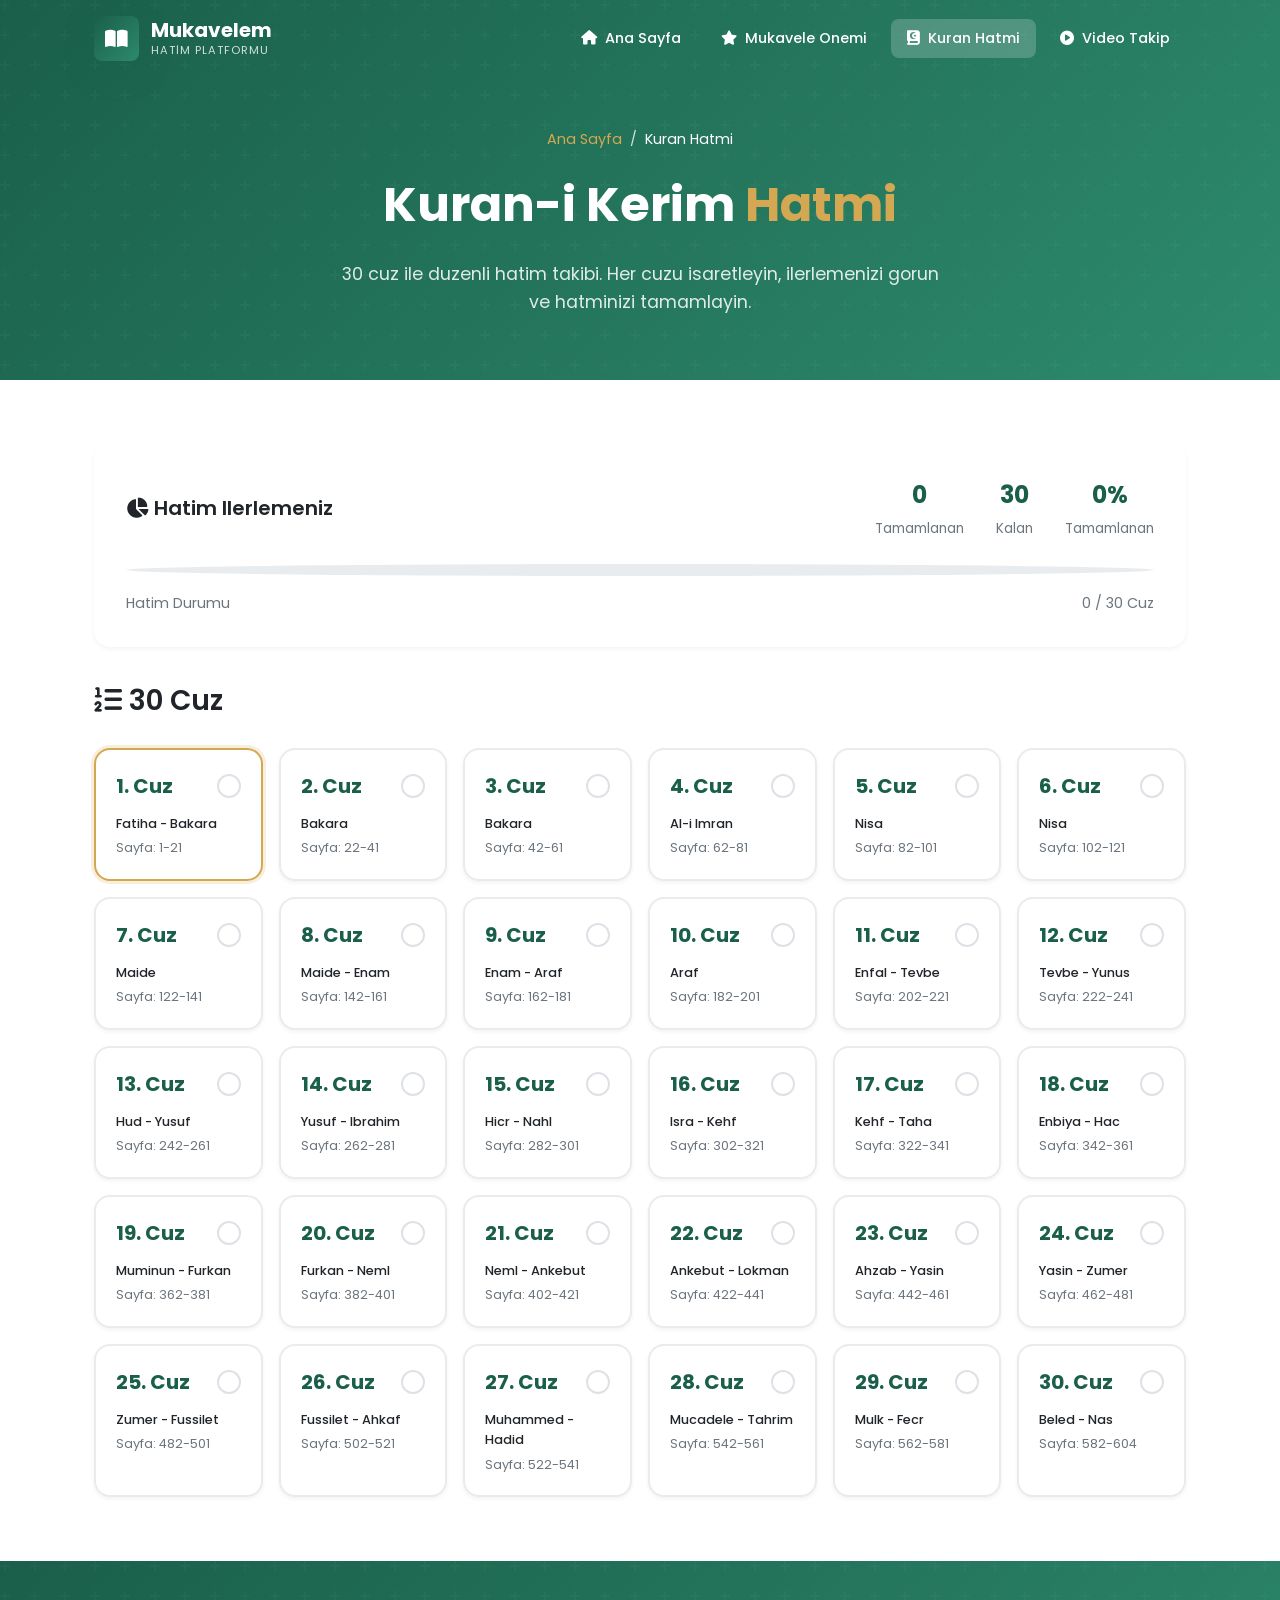
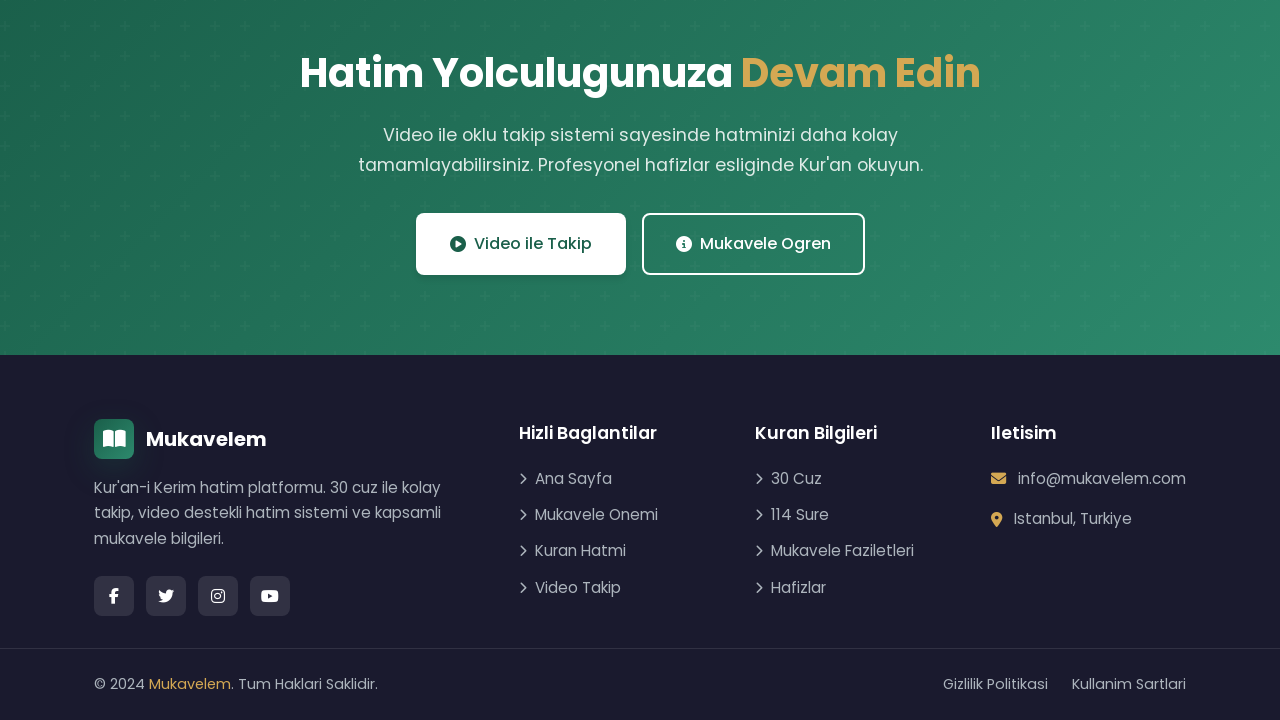
<file: kuran-hatmi.html>
<!DOCTYPE html>
<html lang="tr">
<head>
    <meta charset="UTF-8">
    <meta name="viewport" content="width=device-width, initial-scale=1.0">
    <meta name="description" content="Kuran-i Kerim hatim sayfasi. 30 cuz ile duzenli hatim takibi, ilerleme goruntuleme ve cuz detaylari. Mukavelem ile kolay hatim yonetimi.">
    <meta name="keywords" content="Kuran hatmi, 30 cuz, hatim takibi, cuzler, Kuran oku, mukavele">
    <meta name="author" content="Mukavelem">
    <meta name="robots" content="index, follow">
    <title>Kuran-i Kerim Hatmi | 30 Cuz Takibi | Mukavelem</title>
    <link rel="canonical" href="https://mukavelem.com/kuran-hatmi.html">
    <link rel="stylesheet" href="css/style.css">
    <link rel="preconnect" href="https://fonts.googleapis.com">
    <link rel="preconnect" href="https://fonts.gstatic.com" crossorigin>
    <link href="https://fonts.googleapis.com/css2?family=Poppins:wght@300;400;500;600;700&family=Amiri:wght@400;700&display=swap" rel="stylesheet">
    <link rel="stylesheet" href="https://cdnjs.cloudflare.com/ajax/libs/font-awesome/6.4.0/css/all.min.css">
</head>
<body>
    <!-- Loading Screen -->
    <div class="loading-screen" id="loadingScreen">
        <div class="loading-content">
            <div class="logo-spinner">
                <i class="fas fa-book-open"></i>
            </div>
            <h2 class="loading-text">Mukavelem</h2>
            <div class="loading-bar">
                <div class="loading-progress"></div>
            </div>
        </div>
    </div>

    <!-- Navigation -->
    <nav class="navbar scrolled" id="navbar">
        <div class="container">
            <div class="nav-wrapper">
                <a href="index.html" class="logo" aria-label="Mukavelem Ana Sayfa">
                    <div class="logo-icon">
                        <i class="fas fa-book-open"></i>
                    </div>
                    <div class="logo-text">
                        <span class="logo-main">Mukavelem</span>
                        <span class="logo-tagline">Hatim Platformu</span>
                    </div>
                </a>
                
                <button class="mobile-menu-btn" id="mobileMenuBtn" aria-label="Menuyu Ac/Kapat">
                    <span class="hamburger-line"></span>
                    <span class="hamburger-line"></span>
                    <span class="hamburger-line"></span>
                </button>
                
                <ul class="nav-menu" id="navMenu">
                    <li class="nav-item">
                        <a href="index.html" class="nav-link">
                            <i class="fas fa-home"></i>
                            <span>Ana Sayfa</span>
                        </a>
                    </li>
                    <li class="nav-item">
                        <a href="mukavele-onemi.html" class="nav-link">
                            <i class="fas fa-star"></i>
                            <span>Mukavele Onemi</span>
                        </a>
                    </li>
                    <li class="nav-item">
                        <a href="kuran-hatmi.html" class="nav-link active">
                            <i class="fas fa-quran"></i>
                            <span>Kuran Hatmi</span>
                        </a>
                    </li>
                    <li class="nav-item">
                        <a href="video-takip.html" class="nav-link">
                            <i class="fas fa-play-circle"></i>
                            <span>Video Takip</span>
                        </a>
                    </li>
                </ul>
            </div>
        </div>
    </nav>

    <!-- Page Header -->
    <header class="page-header" id="hatmi">
        <div class="container">
            <nav aria-label="Breadcrumb">
                <ol class="breadcrumb">
                    <li><a href="index.html">Ana Sayfa</a></li>
                    <li>/</li>
                    <li>Kuran Hatmi</li>
                </ol>
            </nav>
            <h1 class="page-title" data-animate="fade-in-up">Kuran-i Kerim <span class="highlight">Hatmi</span></h1>
            <p class="page-subtitle" data-animate="fade-in-up" data-delay="200">
                30 cuz ile duzenli hatim takibi. Her cuzu isaretleyin, ilerlemenizi gorun ve hatminizi tamamlayin.
            </p>
        </div>
    </header>

    <!-- Progress Section -->
    <section class="hatmi-section" id="ilerleme">
        <div class="container">
            <div class="progress-overview" data-animate="fade-in-up">
                <div class="progress-header">
                    <h3><i class="fas fa-chart-pie"></i> Hatim Ilerlemeniz</h3>
                    <div class="progress-stats">
                        <div class="progress-stat">
                            <span class="number" id="completedCount">0</span>
                            <span class="label">Tamamlanan</span>
                        </div>
                        <div class="progress-stat">
                            <span class="number" id="remainingCount">30</span>
                            <span class="label">Kalan</span>
                        </div>
                        <div class="progress-stat">
                            <span class="number" id="percentageCount">0%</span>
                            <span class="label">Tamamlanan</span>
                        </div>
                    </div>
                </div>
                <div class="progress-bar-large">
                    <div class="progress-fill" id="progressBar" style="width: 0%"></div>
                </div>
                <div class="progress-info">
                    <span>Hatim Durumu</span>
                    <span id="progressText">0 / 30 Cuz</span>
                </div>
            </div>

            <div class="cuzler-section" id="cuzler">
                <h2 data-animate="fade-in"><i class="fas fa-list-ol"></i> 30 Cuz</h2>
                <div class="cuzler-grid" id="cuzlerGrid">
                    <!-- Cuz kartlari JavaScript ile olusturulacak -->
                </div>
            </div>
        </div>
    </section>

    <!-- CTA Section -->
    <section class="cta-section" id="cta">
        <div class="container">
            <div class="cta-content" data-animate="fade-in">
                <h2 class="cta-title">Hatim Yolculugunuza <span class="highlight">Devam Edin</span></h2>
                <p class="cta-description">
                    Video ile oklu takip sistemi sayesinde hatminizi daha kolay tamamlayabilirsiniz. 
                    Profesyonel hafizlar esliginde Kur'an okuyun.
                </p>
                <div class="cta-buttons">
                    <a href="video-takip.html" class="btn btn-white btn-lg">
                        <i class="fas fa-play-circle"></i>
                        <span>Video ile Takip</span>
                    </a>
                    <a href="mukavele-onemi.html" class="btn btn-outline-white btn-lg">
                        <i class="fas fa-info-circle"></i>
                        <span>Mukavele Ogren</span>
                    </a>
                </div>
            </div>
        </div>
    </section>

    <!-- Footer -->
    <footer class="footer" id="footer">
        <div class="footer-top">
            <div class="container">
                <div class="footer-grid">
                    <div class="footer-brand">
                        <a href="index.html" class="footer-logo">
                            <div class="logo-icon">
                                <i class="fas fa-book-open"></i>
                            </div>
                            <span>Mukavelem</span>
                        </a>
                        <p class="footer-description">
                            Kur'an-i Kerim hatim platformu. 30 cuz ile kolay takip, 
                            video destekli hatim sistemi ve kapsamli mukavele bilgileri.
                        </p>
                        <div class="footer-social">
                            <a href="#" class="social-link" aria-label="Facebook">
                                <i class="fab fa-facebook-f"></i>
                            </a>
                            <a href="#" class="social-link" aria-label="Twitter">
                                <i class="fab fa-twitter"></i>
                            </a>
                            <a href="#" class="social-link" aria-label="Instagram">
                                <i class="fab fa-instagram"></i>
                            </a>
                            <a href="#" class="social-link" aria-label="YouTube">
                                <i class="fab fa-youtube"></i>
                            </a>
                        </div>
                    </div>
                    
                    <div class="footer-links">
                        <h4 class="footer-title">Hizli Baglantilar</h4>
                        <ul class="footer-menu">
                            <li><a href="index.html"><i class="fas fa-chevron-right"></i> Ana Sayfa</a></li>
                            <li><a href="mukavele-onemi.html"><i class="fas fa-chevron-right"></i> Mukavele Onemi</a></li>
                            <li><a href="kuran-hatmi.html"><i class="fas fa-chevron-right"></i> Kuran Hatmi</a></li>
                            <li><a href="video-takip.html"><i class="fas fa-chevron-right"></i> Video Takip</a></li>
                        </ul>
                    </div>
                    
                    <div class="footer-links">
                        <h4 class="footer-title">Kuran Bilgileri</h4>
                        <ul class="footer-menu">
                            <li><a href="kuran-hatmi.html#cuzler"><i class="fas fa-chevron-right"></i> 30 Cuz</a></li>
                            <li><a href="kuran-hatmi.html#sureler"><i class="fas fa-chevron-right"></i> 114 Sure</a></li>
                            <li><a href="mukavele-onemi.html#fazilet"><i class="fas fa-chevron-right"></i> Mukavele Faziletleri</a></li>
                            <li><a href="video-takip.html#hafizlar"><i class="fas fa-chevron-right"></i> Hafizlar</a></li>
                        </ul>
                    </div>
                    
                    <div class="footer-contact">
                        <h4 class="footer-title">Iletisim</h4>
                        <ul class="contact-list">
                            <li>
                                <i class="fas fa-envelope"></i>
                                <span>info@mukavelem.com</span>
                            </li>
                            <li>
                                <i class="fas fa-map-marker-alt"></i>
                                <span>Istanbul, Turkiye</span>
                            </li>
                        </ul>
                    </div>
                </div>
            </div>
        </div>
        
        <div class="footer-bottom">
            <div class="container">
                <div class="footer-bottom-content">
                    <p class="copyright">
                        &copy; 2024 <span>Mukavelem</span>. Tum Haklari Saklidir.
                    </p>
                    <div class="footer-bottom-links">
                        <a href="#">Gizlilik Politikasi</a>
                        <a href="#">Kullanim Sartlari</a>
                    </div>
                </div>
            </div>
        </div>
    </footer>

    <!-- Back to Top Button -->
    <button class="back-to-top" id="backToTop" aria-label="Yukari cik">
        <i class="fas fa-chevron-up"></i>
    </button>

    
    <!-- Cuz Detay Modal -->
    <div id="cuzModal" style="display:none; position:fixed; top:0; left:0; width:100%; height:100%; background:rgba(0,0,0,0.8); z-index:999999; align-items:center; justify-content:center;">
        <div style="background:white; border-radius:16px; max-width:500px; width:90%; max-height:80vh; overflow-y:auto; padding:2rem; position:relative; box-shadow:0 20px 60px rgba(0,0,0,0.3);">
            <button onclick="closeCuzModal()" style="position:absolute; top:1rem; right:1rem; background:none; border:none; font-size:1.5rem; cursor:pointer; color:#666;">
                <i class="fas fa-times"></i>
            </button>
            <h2 id="modalTitle" style="color:#1a5f4a; margin-bottom:1rem; padding-right:2rem;"></h2>
            <div id="modalContent" style="color:#333;"></div>
            <div style="margin-top:1.5rem; padding-top:1rem; border-top:1px solid #eee;">
                <button id="modalCompleteBtn" class="btn btn-primary" style="width:100%; padding:1rem;">
                    <i class="fas fa-check"></i> <span id="modalBtnText">Cuzu Tamamla</span>
                </button>
            </div>
        </div>
    </div>
    
    <script src="js/main.js"></script>
    <script>
        // Cuz verileri
        const cuzData = [
            { num: 1, sure: 'Fatiha - Bakara', sayfa: '1-21', sureler: ['Fatiha', 'Bakara (1-141)'] },
            { num: 2, sure: 'Bakara', sayfa: '22-41', sureler: ['Bakara (142-252)'] },
            { num: 3, sure: 'Bakara', sayfa: '42-61', sureler: ['Bakara (253-286)', 'Al-i Imran (1-91)'] },
            { num: 4, sure: 'Al-i Imran', sayfa: '62-81', sureler: ['Al-i Imran (92-200)'] },
            { num: 5, sure: 'Nisa', sayfa: '82-101', sureler: ['Nisa (1-87)'] },
            { num: 6, sure: 'Nisa', sayfa: '102-121', sureler: ['Nisa (88-176)'] },
            { num: 7, sure: 'Maide', sayfa: '122-141', sureler: ['Maide (1-81)'] },
            { num: 8, sure: 'Maide - Enam', sayfa: '142-161', sureler: ['Maide (82-120)', 'Enam (1-110)'] },
            { num: 9, sure: 'Enam - Araf', sayfa: '162-181', sureler: ['Enam (111-165)', 'Araf (1-87)'] },
            { num: 10, sure: 'Araf', sayfa: '182-201', sureler: ['Araf (88-206)'] },
            { num: 11, sure: 'Enfal - Tevbe', sayfa: '202-221', sureler: ['Enfal', 'Tevbe (1-92)'] },
            { num: 12, sure: 'Tevbe - Yunus', sayfa: '222-241', sureler: ['Tevbe (93-129)', 'Yunus', 'Hud (1-5)'] },
            { num: 13, sure: 'Hud - Yusuf', sayfa: '242-261', sureler: ['Hud (6-123)', 'Yusuf (1-52)'] },
            { num: 14, sure: 'Yusuf - Ibrahim', sayfa: '262-281', sureler: ['Yusuf (53-111)', 'Rad', 'Ibrahim'] },
            { num: 15, sure: 'Hicr - Nahl', sayfa: '282-301', sureler: ['Hicr', 'Nahl (1-128)'] },
            { num: 16, sure: 'Isra - Kehf', sayfa: '302-321', sureler: ['Isra', 'Kehf (1-74)'] },
            { num: 17, sure: 'Kehf - Taha', sayfa: '322-341', sureler: ['Kehf (75-110)', 'Meryem', 'Taha (1-135)'] },
            { num: 18, sure: 'Enbiya - Hac', sayfa: '342-361', sureler: ['Enbiya', 'Hac'] },
            { num: 19, sure: 'Muminun - Furkan', sayfa: '362-381', sureler: ['Muminun', 'Nur', 'Furkan (1-20)'] },
            { num: 20, sure: 'Furkan - Neml', sayfa: '382-401', sureler: ['Furkan (21-77)', 'Suara', 'Neml (1-55)'] },
            { num: 21, sure: 'Neml - Ankebut', sayfa: '402-421', sureler: ['Neml (56-93)', 'Kasas', 'Ankebut (1-45)'] },
            { num: 22, sure: 'Ankebut - Lokman', sayfa: '422-441', sureler: ['Ankebut (46-69)', 'Rum', 'Lokman', 'Secde'] },
            { num: 23, sure: 'Ahzab - Yasin', sayfa: '442-461', sureler: ['Ahzab', 'Sebe', 'Fatir', 'Yasin (1-27)'] },
            { num: 24, sure: 'Yasin - Zumer', sayfa: '462-481', sureler: ['Yasin (28-83)', 'Saffat', 'Sad', 'Zumer (1-31)'] },
            { num: 25, sure: 'Zumer - Fussilet', sayfa: '482-501', sureler: ['Zumer (32-75)', 'Mumin', 'Fussilet (1-46)'] },
            { num: 26, sure: 'Fussilet - Ahkaf', sayfa: '502-521', sureler: ['Fussilet (47-54)', 'Sura', 'Zuhuruf', 'Duhan', 'Casiye', 'Ahkaf'] },
            { num: 27, sure: 'Muhammed - Hadid', sayfa: '522-541', sureler: ['Muhammed', 'Fetih', 'Hucurat', 'Kaf', 'Zariyat', 'Tur', 'Necm', 'Kamer', 'Rahman', 'Vakia', 'Hadid'] },
            { num: 28, sure: 'Mucadele - Tahrim', sayfa: '542-561', sureler: ['Mucadele', 'Hasr', 'Mumtahine', 'Saf', 'Cuma', 'Munafikun', 'Tegabun', 'Talak', 'Tahrim'] },
            { num: 29, sure: 'Mulk - Fecr', sayfa: '562-581', sureler: ['Mulk', 'Kalem', 'Hakka', 'Mearic', 'Nuh', 'Cinn', 'Muzzemmil', 'Muddessir', 'Kiyame', 'Insan', 'Murselat', 'Nebe', 'Naziat', 'Abese', 'Tekvir', 'Infitar', 'Mutaffifin', 'Infitar', 'Buruc', 'Tarık', 'Ala', 'Gasiye', 'Fecr'] },
            { num: 30, sure: 'Beled - Nas', sayfa: '582-604', sureler: ['Beled', 'Sems', 'Leyl', 'Duha', 'Insirah', 'Tin', 'Alak', 'Kadir', 'Beyyine', 'Zilzal', 'Adiyat', 'Karia', 'Tekasur', 'Asr', 'Humeze', 'Fil', 'Kureys', 'Maun', 'Kevser', 'Kafirun', 'Nasr', 'Tebbet', 'Ihlas', 'Felak', 'Nas'] }
        ];

        // LocalStorage'dan verileri al
        function getProgress() {
            try {
                const data = localStorage.getItem('mukavelem_hatim');
                return data ? JSON.parse(data) : { completed: [], current: 1 };
            } catch {
                return { completed: [], current: 1 };
            }
        }

        // Verileri kaydet
        function saveProgress(progress) {
            try {
                localStorage.setItem('mukavelem_hatim', JSON.stringify(progress));
            } catch (e) {
                console.warn('LocalStorage kullanilamiyor');
            }
        }

        // Cuz gridini olustur
        function renderCuzGrid() {
            const grid = document.getElementById('cuzlerGrid');
            const progress = getProgress();
            
            let html = '';
            cuzData.forEach(cuz => {
                const isCompleted = progress.completed.includes(cuz.num);
                const isCurrent = progress.current === cuz.num;
                
                html += `
                    <article class="cuzler-card ${isCompleted ? 'completed' : ''} ${isCurrent ? 'active' : ''}" 
                             data-cuz="${cuz.num}" onclick="openCuzModal(${cuz.num})">
                        <div class="cuzler-header">
                            <span class="cuzler-number">${cuz.num}. Cuz</span>
                            <span class="cuzler-status">
                                ${isCompleted ? '<i class="fas fa-check"></i>' : ''}
                            </span>
                        </div>
                        <div class="cuzler-info">
                            <span class="sure">${cuz.sure}</span>
                            <span class="sayfa">Sayfa: ${cuz.sayfa}</span>
                        </div>
                    </article>
                `;
            });
            
            grid.innerHTML = html;
            updateProgress();
        }

        // Cuz detay modalini ac
        function openCuzModal(cuzNum) {
            const cuz = cuzData.find(c => c.num === cuzNum);
            const progress = getProgress();
            const isCompleted = progress.completed.includes(cuzNum);
            
            document.getElementById('modalTitle').innerHTML = `<i class="fas fa-book-open"></i> ${cuz.num}. Cuz Detaylari`;
            
            let surelerHtml = cuz.sureler.map(s => `<li style="padding:0.5rem 0; border-bottom:1px solid #eee;"><i class="fas fa-mosque" style="color:var(--primary-color); margin-right:0.5rem;"></i> ${s}</li>`).join('');
            
            document.getElementById('modalContent').innerHTML = `
                <div style="margin-bottom:1rem;">
                    <strong>Sayfa Araligi:</strong> ${cuz.sayfa}
                </div>
                <div style="margin-bottom:1rem;">
                    <strong>Sureler:</strong>
                    <ul style="list-style:none; margin-top:0.5rem;">
                        ${surelerHtml}
                    </ul>
                </div>
                <div style="background:var(--bg-accent); padding:1rem; border-radius:8px; margin-top:1rem;">
                    <strong><i class="fas fa-info-circle"></i> Bilgi:</strong> 
                    ${cuz.num}. cuz, Kur'an-i Kerim'in ${cuz.sayfa}. sayfalarini kapsar.
                </div>
            `;
            
            const btn = document.getElementById('modalCompleteBtn');
            const btnText = document.getElementById('modalBtnText');
            
            if (isCompleted) {
                btnText.textContent = 'Tamamlandi (Geri Al)';
                btn.style.background = 'var(--gray-500)';
            } else {
                btnText.textContent = 'Cuzu Tamamla';
                btn.style.background = 'var(--primary-color)';
            }
            
            btn.onclick = function() {
                toggleCuz(cuzNum);
                closeCuzModal();
            };
            
            document.getElementById('cuzModal').style.display = 'flex';
        }
        
        // Cuz modalini kapat
        function closeCuzModal() {
            document.getElementById('cuzModal').style.display = 'none';
        }
        
        // Cuz durumunu degistir
        function toggleCuz(cuzNum) {
            const progress = getProgress();
            const index = progress.completed.indexOf(cuzNum);
            
            if (index > -1) {
                progress.completed.splice(index, 1);
            } else {
                progress.completed.push(cuzNum);
                progress.completed.sort((a, b) => a - b);
            }
            
            // Bir sonraki cuzu guncelle
            for (let i = 1; i <= 30; i++) {
                if (!progress.completed.includes(i)) {
                    progress.current = i;
                    break;
                }
            }
            
            if (progress.completed.length === 30) {
                progress.current = null;
            }
            
            saveProgress(progress);
            renderCuzGrid();
        }

        // Ilerlemeyi guncelle
        function updateProgress() {
            const progress = getProgress();
            const completed = progress.completed.length;
            const remaining = 30 - completed;
            const percentage = Math.round((completed / 30) * 100);
            
            document.getElementById('completedCount').textContent = completed;
            document.getElementById('remainingCount').textContent = remaining;
            document.getElementById('percentageCount').textContent = percentage + '%';
            document.getElementById('progressText').textContent = `${completed} / 30 Cuz`;
            document.getElementById('progressBar').style.width = percentage + '%';
            
            // Hatim tamamlandi mi?
            if (completed === 30) {
                setTimeout(() => {
                    alert('Tebrikler! Hatminizi tamamladiniz. Allah kabul etsin.');
                }, 500);
            }
        }

        // Sayfa yuklendiginde
        document.addEventListener('DOMContentLoaded', function() {
            renderCuzGrid();
            
            // URL'den cuz parametresini al
            const urlParams = new URLSearchParams(window.location.search);
            const cuzParam = urlParams.get('cuz');
            if (cuzParam) {
                const cuzNum = parseInt(cuzParam);
                if (cuzNum >= 1 && cuzNum <= 30) {
                    setTimeout(() => {
                        const card = document.querySelector(`[data-cuz="${cuzNum}"]`);
                        if (card) {
                            card.scrollIntoView({ behavior: 'smooth', block: 'center' });
                            card.style.animation = 'pulse 1s';
                        }
                    }, 500);
                }
            }
        });
    </script>
    <!-- Fallback: JS calismazsa loading ekranini gizle -->
    <script>
        setTimeout(function() {
            var loading = document.getElementById('loadingScreen');
            if (loading) {
                loading.style.opacity = '0';
                loading.style.visibility = 'hidden';
                setTimeout(function() { loading.style.display = 'none'; }, 500);
            }
        }, 1500);
    </script>
</body>
</html>
</file>
<file: css/style.css>
/* =============================================
   MUKAVELEM - Kur'an-ı Kerim Hatim Platformu
   Modern, Profesyonel, Kurumsal CSS
   ============================================= */

/* CSS Variables - Renk Paleti */
:root {
    /* Ana Renkler */
    --primary-color: #1a5f4a;
    --primary-light: #2d8a6d;
    --primary-dark: #124a39;
    --primary-gradient: linear-gradient(135deg, #1a5f4a 0%, #2d8a6d 100%);
    
    /* Ikincil Renkler */
    --secondary-color: #d4a853;
    --secondary-light: #e8c47a;
    --secondary-dark: #b8933f;
    --secondary-gradient: linear-gradient(135deg, #d4a853 0%, #e8c47a 100%);
    
    /* Notr Renkler */
    --white: #ffffff;
    --gray-100: #f8f9fa;
    --gray-200: #e9ecef;
    --gray-300: #dee2e6;
    --gray-400: #ced4da;
    --gray-500: #adb5bd;
    --gray-600: #6c757d;
    --gray-700: #495057;
    --gray-800: #343a40;
    --gray-900: #212529;
    --black: #000000;
    
    /* Arka Plan Renkleri */
    --bg-primary: #ffffff;
    --bg-secondary: #f8f9fa;
    --bg-dark: #1a1a2e;
    --bg-accent: #f0f7f4;
    
    /* Metin Renkleri */
    --text-primary: #212529;
    --text-secondary: #6c757d;
    --text-light: #ffffff;
    --text-muted: #adb5bd;
    
    /* Durum Renkleri */
    --success: #28a745;
    --warning: #ffc107;
    --danger: #dc3545;
    --info: #17a2b8;
    
    /* Golgeler */
    --shadow-sm: 0 2px 4px rgba(0, 0, 0, 0.05);
    --shadow-md: 0 4px 6px rgba(0, 0, 0, 0.1);
    --shadow-lg: 0 10px 25px rgba(0, 0, 0, 0.15);
    --shadow-xl: 0 20px 40px rgba(0, 0, 0, 0.2);
    --shadow-primary: 0 10px 30px rgba(26, 95, 74, 0.3);
    --shadow-secondary: 0 10px 30px rgba(212, 168, 83, 0.3);
    
    /* Kenar Yuvarlakliklari */
    --radius-sm: 4px;
    --radius-md: 8px;
    --radius-lg: 16px;
    --radius-xl: 24px;
    --radius-full: 50%;
    
    /* Gecis Sureleri */
    --transition-fast: 0.2s ease;
    --transition-normal: 0.3s ease;
    --transition-slow: 0.5s ease;
    
    /* Z-index Degerleri */
    --z-dropdown: 100;
    --z-sticky: 200;
    --z-modal: 300;
    --z-tooltip: 400;
    --z-loader: 500;
    
    /* Tipografi */
    --font-primary: 'Poppins', sans-serif;
    --font-arabic: 'Amiri', serif;
    
    /* Container Genislikleri */
    --container-sm: 540px;
    --container-md: 720px;
    --container-lg: 960px;
    --container-xl: 1140px;
    --container-xxl: 1320px;
}

/* Reset & Base Styles */
*, *::before, *::after {
    margin: 0;
    padding: 0;
    box-sizing: border-box;
}

html {
    font-size: 16px;
    scroll-behavior: smooth;
    -webkit-font-smoothing: antialiased;
    -moz-osx-font-smoothing: grayscale;
}

body {
    font-family: var(--font-primary);
    font-size: 1rem;
    line-height: 1.6;
    color: var(--text-primary);
    background-color: var(--bg-primary);
    overflow-x: hidden;
}

a {
    text-decoration: none;
    color: inherit;
    transition: var(--transition-normal);
}

img {
    max-width: 100%;
    height: auto;
    display: block;
}

ul, ol {
    list-style: none;
}

button {
    cursor: pointer;
    border: none;
    background: none;
    font-family: inherit;
}

/* =============================================
   LOADING SCREEN
   ============================================= */
.loading-screen {
    position: fixed;
    top: 0;
    left: 0;
    width: 100%;
    height: 100%;
    background: var(--primary-gradient);
    display: flex;
    align-items: center;
    justify-content: center;
    z-index: 999999;
    transition: opacity 0.5s ease, visibility 0.5s ease;
}

.loading-screen.hidden {
    opacity: 0;
    visibility: hidden;
    pointer-events: none;
}

/* Eger JS calismazsa 1.5 saniye sonra gizle */
@media (prefers-reduced-motion: no-preference) {
    .loading-screen {
        animation: autoHideLoading 0.5s ease forwards;
        animation-delay: 1.5s;
    }
    
    @keyframes autoHideLoading {
        to {
            opacity: 0;
            visibility: hidden;
            pointer-events: none;
        }
    }
}

.loading-content {
    text-align: center;
    color: var(--white);
}

.logo-spinner {
    width: 80px;
    height: 80px;
    margin: 0 auto 1.5rem;
    background: rgba(255, 255, 255, 0.2);
    border-radius: var(--radius-full);
    display: flex;
    align-items: center;
    justify-content: center;
    animation: pulse 2s infinite;
}

.logo-spinner i {
    font-size: 2.5rem;
    color: var(--white);
}

@keyframes pulse {
    0%, 100% { transform: scale(1); }
    50% { transform: scale(1.1); }
}

.loading-text {
    font-size: 2rem;
    font-weight: 600;
    margin-bottom: 1.5rem;
}

.loading-bar {
    width: 200px;
    height: 4px;
    background: rgba(255, 255, 255, 0.3);
    border-radius: var(--radius-full);
    margin: 0 auto;
    overflow: hidden;
}

.loading-progress {
    height: 100%;
    width: 0;
    background: var(--white);
    border-radius: var(--radius-full);
    animation: loading 2s ease-in-out infinite;
}

@keyframes loading {
    0% { width: 0; margin-left: 0; }
    50% { width: 100%; margin-left: 0; }
    100% { width: 100%; margin-left: 100%; }
}

/* =============================================
   CONTAINER
   ============================================= */
.container {
    width: 100%;
    max-width: var(--container-xl);
    margin: 0 auto;
    padding: 0 1.5rem;
}

@media (min-width: 576px) {
    .container { max-width: var(--container-sm); }
}

@media (min-width: 768px) {
    .container { max-width: var(--container-md); }
}

@media (min-width: 992px) {
    .container { max-width: var(--container-lg); }
}

@media (min-width: 1200px) {
    .container { max-width: var(--container-xl); }
}

@media (min-width: 1400px) {
    .container { max-width: var(--container-xxl); }
}

/* =============================================
   NAVIGATION
   ============================================= */
.navbar {
    position: fixed;
    top: 0;
    left: 0;
    width: 100%;
    z-index: var(--z-sticky);
    padding: 1rem 0;
    transition: var(--transition-normal);
}

.navbar.scrolled {
    background: rgba(255, 255, 255, 0.95);
    backdrop-filter: blur(10px);
    box-shadow: var(--shadow-md);
    padding: 0.75rem 0;
}

.navbar.scrolled .logo-main,
.navbar.scrolled .nav-link {
    color: var(--text-primary);
}

.navbar.scrolled .logo-tagline {
    color: var(--text-secondary);
}

.nav-wrapper {
    display: flex;
    align-items: center;
    justify-content: space-between;
}

/* Logo */
.logo {
    display: flex;
    align-items: center;
    gap: 0.75rem;
}

.logo-icon {
    width: 45px;
    height: 45px;
    background: var(--primary-gradient);
    border-radius: var(--radius-md);
    display: flex;
    align-items: center;
    justify-content: center;
    box-shadow: var(--shadow-primary);
}

.logo-icon i {
    font-size: 1.25rem;
    color: var(--white);
}

.logo-text {
    display: flex;
    flex-direction: column;
}

.logo-main {
    font-size: 1.25rem;
    font-weight: 700;
    color: var(--white);
    line-height: 1.2;
}

.logo-tagline {
    font-size: 0.7rem;
    color: rgba(255, 255, 255, 0.8);
    text-transform: uppercase;
    letter-spacing: 1px;
}

/* Navigation Menu */
.nav-menu {
    display: flex;
    align-items: center;
    gap: 0.5rem;
}

.nav-link {
    display: flex;
    align-items: center;
    gap: 0.5rem;
    padding: 0.5rem 1rem;
    color: var(--white);
    font-weight: 500;
    font-size: 0.9rem;
    border-radius: var(--radius-md);
    transition: var(--transition-normal);
}

.nav-link:hover,
.nav-link.active {
    background: rgba(255, 255, 255, 0.2);
}

.navbar.scrolled .nav-link:hover,
.navbar.scrolled .nav-link.active {
    background: var(--primary-color);
    color: var(--white);
}

/* Mobile Menu Button */
.mobile-menu-btn {
    display: none;
    flex-direction: column;
    gap: 5px;
    padding: 5px;
    z-index: var(--z-dropdown);
}

.hamburger-line {
    width: 25px;
    height: 2px;
    background: var(--white);
    border-radius: var(--radius-full);
    transition: var(--transition-normal);
}

.navbar.scrolled .hamburger-line {
    background: var(--text-primary);
}

.mobile-menu-btn.active .hamburger-line:nth-child(1) {
    transform: rotate(45deg) translate(5px, 5px);
}

.mobile-menu-btn.active .hamburger-line:nth-child(2) {
    opacity: 0;
}

.mobile-menu-btn.active .hamburger-line:nth-child(3) {
    transform: rotate(-45deg) translate(5px, -5px);
}

/* Mobile Navigation */
@media (max-width: 991px) {
    .mobile-menu-btn {
        display: flex;
    }
    
    .nav-menu {
        position: fixed;
        top: 0;
        right: -100%;
        width: 280px;
        height: 100vh;
        background: var(--white);
        flex-direction: column;
        padding: 5rem 1.5rem 2rem;
        gap: 0.5rem;
        transition: var(--transition-normal);
        box-shadow: var(--shadow-xl);
    }
    
    .nav-menu.active {
        right: 0;
    }
    
    .nav-link {
        color: var(--text-primary);
        width: 100%;
        padding: 0.75rem 1rem;
    }
    
    .nav-link:hover,
    .nav-link.active {
        background: var(--primary-color);
        color: var(--white);
    }
}

/* =============================================
   BUTTONS
   ============================================= */
.btn {
    display: inline-flex;
    align-items: center;
    justify-content: center;
    gap: 0.5rem;
    padding: 0.75rem 1.5rem;
    font-size: 0.95rem;
    font-weight: 500;
    border-radius: var(--radius-md);
    transition: var(--transition-normal);
    cursor: pointer;
    border: 2px solid transparent;
}

.btn-primary {
    background: var(--primary-gradient);
    color: var(--white);
    box-shadow: var(--shadow-primary);
}

.btn-primary:hover {
    transform: translateY(-2px);
    box-shadow: 0 15px 35px rgba(26, 95, 74, 0.4);
}

.btn-secondary {
    background: var(--secondary-gradient);
    color: var(--gray-900);
    box-shadow: var(--shadow-secondary);
}

.btn-secondary:hover {
    transform: translateY(-2px);
    box-shadow: 0 15px 35px rgba(212, 168, 83, 0.4);
}

.btn-outline {
    background: transparent;
    color: var(--primary-color);
    border-color: var(--primary-color);
}

.btn-outline:hover {
    background: var(--primary-color);
    color: var(--white);
    transform: translateY(-2px);
}

.btn-white {
    background: var(--white);
    color: var(--primary-color);
    box-shadow: var(--shadow-md);
}

.btn-white:hover {
    transform: translateY(-2px);
    box-shadow: var(--shadow-lg);
}

.btn-outline-white {
    background: transparent;
    color: var(--white);
    border-color: var(--white);
}

.btn-outline-white:hover {
    background: var(--white);
    color: var(--primary-color);
}

.btn-lg {
    padding: 1rem 2rem;
    font-size: 1rem;
}

.btn-sm {
    padding: 0.5rem 1rem;
    font-size: 0.85rem;
}

/* =============================================
   HERO SECTION
   ============================================= */
.hero {
    position: relative;
    min-height: 100vh;
    display: flex;
    align-items: center;
    padding: 6rem 0 4rem;
    overflow: hidden;
    background: var(--primary-gradient);
}

.hero-bg {
    position: absolute;
    inset: 0;
    z-index: 0;
}

.hero-pattern {
    position: absolute;
    inset: 0;
    background-image: 
        radial-gradient(circle at 20% 50%, rgba(255,255,255,0.1) 0%, transparent 50%),
        radial-gradient(circle at 80% 80%, rgba(212,168,83,0.15) 0%, transparent 50%);
}

.hero-overlay {
    position: absolute;
    inset: 0;
    background: linear-gradient(
        135deg,
        rgba(26, 95, 74, 0.95) 0%,
        rgba(26, 95, 74, 0.85) 50%,
        rgba(18, 74, 57, 0.9) 100%
    );
}

.hero-content {
    position: relative;
    z-index: 1;
    max-width: 800px;
    text-align: center;
    margin: 0 auto;
}

.hero-badge {
    display: inline-flex;
    align-items: center;
    gap: 0.5rem;
    background: rgba(255, 255, 255, 0.15);
    backdrop-filter: blur(10px);
    color: var(--white);
    padding: 0.5rem 1rem;
    border-radius: var(--radius-full);
    font-size: 0.9rem;
    margin-bottom: 1.5rem;
}

.hero-title {
    font-size: 3.5rem;
    font-weight: 700;
    color: var(--white);
    line-height: 1.2;
    margin-bottom: 1.5rem;
}

.hero-title .highlight {
    color: var(--secondary-color);
    position: relative;
}

.hero-title .highlight::after {
    content: '';
    position: absolute;
    bottom: 5px;
    left: 0;
    width: 100%;
    height: 8px;
    background: rgba(212, 168, 83, 0.3);
    border-radius: var(--radius-full);
    z-index: -1;
}

.hero-description {
    font-size: 1.1rem;
    color: rgba(255, 255, 255, 0.85);
    max-width: 600px;
    margin: 0 auto 2rem;
    line-height: 1.8;
}

.hero-buttons {
    display: flex;
    align-items: center;
    justify-content: center;
    gap: 1rem;
    margin-bottom: 3rem;
}

/* Hero Stats */
.hero-stats {
    display: flex;
    align-items: center;
    justify-content: center;
    gap: 3rem;
}

.stat-item {
    text-align: center;
}

.stat-number {
    display: block;
    font-size: 2.5rem;
    font-weight: 700;
    color: var(--secondary-color);
    line-height: 1;
}

.stat-label {
    font-size: 0.9rem;
    color: rgba(255, 255, 255, 0.8);
    margin-top: 0.25rem;
}

/* Scroll Indicator */
.hero-scroll {
    position: absolute;
    bottom: 2rem;
    left: 50%;
    transform: translateX(-50%);
    z-index: 1;
}

.scroll-indicator {
    display: flex;
    flex-direction: column;
    align-items: center;
    gap: 0.5rem;
    color: var(--white);
}

.mouse {
    width: 26px;
    height: 40px;
    border: 2px solid rgba(255, 255, 255, 0.5);
    border-radius: 13px;
    display: flex;
    justify-content: center;
    padding-top: 8px;
}

.wheel {
    width: 4px;
    height: 8px;
    background: var(--white);
    border-radius: var(--radius-full);
    animation: scroll 2s infinite;
}

@keyframes scroll {
    0%, 100% { transform: translateY(0); opacity: 1; }
    50% { transform: translateY(8px); opacity: 0.5; }
}

.scroll-text {
    font-size: 0.75rem;
    text-transform: uppercase;
    letter-spacing: 2px;
    opacity: 0.7;
}

/* Hero Shapes */
.hero-shapes {
    position: absolute;
    inset: 0;
    overflow: hidden;
    pointer-events: none;
}

.shape {
    position: absolute;
    border-radius: var(--radius-full);
    opacity: 0.1;
}

.shape-1 {
    width: 300px;
    height: 300px;
    background: var(--secondary-color);
    top: -100px;
    right: -100px;
}

.shape-2 {
    width: 200px;
    height: 200px;
    background: var(--white);
    bottom: 20%;
    left: -50px;
}

.shape-3 {
    width: 150px;
    height: 150px;
    background: var(--secondary-color);
    bottom: 10%;
    right: 10%;
}

/* Responsive Hero */
@media (max-width: 991px) {
    .hero-title {
        font-size: 2.75rem;
    }
    
    .hero-stats {
        gap: 2rem;
    }
    
    .stat-number {
        font-size: 2rem;
    }
}

@media (max-width: 767px) {
    .hero {
        padding: 5rem 0 3rem;
        min-height: auto;
    }
    
    .hero-title {
        font-size: 2.25rem;
    }
    
    .hero-description {
        font-size: 1rem;
    }
    
    .hero-buttons {
        flex-direction: column;
        gap: 0.75rem;
    }
    
    .hero-buttons .btn {
        width: 100%;
    }
    
    .hero-stats {
        flex-direction: column;
        gap: 1.5rem;
    }
    
    .hero-scroll {
        display: none;
    }
}

/* =============================================
   SECTION HEADERS
   ============================================= */
.section-header {
    text-align: center;
    max-width: 700px;
    margin: 0 auto 3rem;
}

.section-header.light {
    color: var(--white);
}

.section-header.light .section-description {
    color: rgba(255, 255, 255, 0.8);
}

.section-badge {
    display: inline-flex;
    align-items: center;
    gap: 0.5rem;
    background: var(--bg-accent);
    color: var(--primary-color);
    padding: 0.5rem 1rem;
    border-radius: var(--radius-full);
    font-size: 0.85rem;
    font-weight: 500;
    margin-bottom: 1rem;
}

.section-header.light .section-badge {
    background: rgba(255, 255, 255, 0.15);
    color: var(--white);
}

.section-title {
    font-size: 2.5rem;
    font-weight: 700;
    color: var(--text-primary);
    margin-bottom: 1rem;
    line-height: 1.3;
}

.section-title .highlight {
    color: var(--primary-color);
}

.section-header.light .section-title {
    color: var(--white);
}

.section-header.light .section-title .highlight {
    color: var(--secondary-color);
}

.section-description {
    font-size: 1.1rem;
    color: var(--text-secondary);
    line-height: 1.7;
}

@media (max-width: 767px) {
    .section-title {
        font-size: 2rem;
    }
}

/* =============================================
   FEATURES SECTION
   ============================================= */
.features {
    padding: 5rem 0;
    background: var(--bg-primary);
}

.features-grid {
    display: grid;
    grid-template-columns: repeat(3, 1fr);
    gap: 1.5rem;
}

.feature-card {
    background: var(--white);
    border-radius: var(--radius-lg);
    padding: 2rem;
    box-shadow: var(--shadow-sm);
    border: 1px solid var(--gray-200);
    transition: var(--transition-normal);
    position: relative;
    overflow: hidden;
}

.feature-card::before {
    content: '';
    position: absolute;
    top: 0;
    left: 0;
    width: 100%;
    height: 4px;
    background: var(--primary-gradient);
    transform: scaleX(0);
    transition: var(--transition-normal);
}

.feature-card:hover {
    transform: translateY(-5px);
    box-shadow: var(--shadow-lg);
}

.feature-card:hover::before {
    transform: scaleX(1);
}

.feature-icon-wrapper {
    position: relative;
    width: 60px;
    height: 60px;
    margin-bottom: 1.5rem;
}

.feature-icon {
    width: 100%;
    height: 100%;
    background: var(--primary-gradient);
    border-radius: var(--radius-md);
    display: flex;
    align-items: center;
    justify-content: center;
    position: relative;
    z-index: 1;
}

.feature-icon i {
    font-size: 1.5rem;
    color: var(--white);
}

.feature-icon-bg {
    position: absolute;
    width: 100%;
    height: 100%;
    background: var(--primary-color);
    border-radius: var(--radius-md);
    top: 5px;
    left: 5px;
    opacity: 0.2;
    z-index: 0;
}

.feature-title {
    font-size: 1.25rem;
    font-weight: 600;
    color: var(--text-primary);
    margin-bottom: 0.75rem;
}

.feature-description {
    font-size: 0.95rem;
    color: var(--text-secondary);
    line-height: 1.6;
    margin-bottom: 1rem;
}

.feature-link {
    display: inline-flex;
    align-items: center;
    gap: 0.5rem;
    color: var(--primary-color);
    font-weight: 500;
    font-size: 0.9rem;
}

.feature-link i {
    transition: var(--transition-normal);
}

.feature-link:hover i {
    transform: translateX(5px);
}

.feature-badge {
    display: inline-flex;
    align-items: center;
    gap: 0.5rem;
    background: var(--bg-accent);
    color: var(--primary-color);
    padding: 0.4rem 0.75rem;
    border-radius: var(--radius-full);
    font-size: 0.8rem;
    font-weight: 500;
}

/* Responsive Features */
@media (max-width: 1199px) {
    .features-grid {
        grid-template-columns: repeat(2, 1fr);
    }
}

@media (max-width: 767px) {
    .features {
        padding: 3rem 0;
    }
    
    .features-grid {
        grid-template-columns: 1fr;
    }
    
    .feature-card {
        padding: 1.5rem;
    }
}

/* =============================================
   CUZ PREVIEW SECTION
   ============================================= */
.cuz-preview {
    padding: 5rem 0;
    background: var(--primary-gradient);
    position: relative;
    overflow: hidden;
}

.cuz-preview::before {
    content: '';
    position: absolute;
    top: 0;
    left: 0;
    right: 0;
    bottom: 0;
    background-image: url("data:image/svg+xml,%3Csvg width='60' height='60' viewBox='0 0 60 60' xmlns='http://www.w3.org/2000/svg'%3E%3Cg fill='none' fill-rule='evenodd'%3E%3Cg fill='%23ffffff' fill-opacity='0.05'%3E%3Cpath d='M36 34v-4h-2v4h-4v2h4v4h2v-4h4v-2h-4zm0-30V0h-2v4h-4v2h4v4h2V6h4V4h-4zM6 34v-4H4v4H0v2h4v4h2v-4h4v-2H6zM6 4V0H4v4H0v2h4v4h2V6h4V4H6z'/%3E%3C/g%3E%3C/g%3E%3C/svg%3E");
    opacity: 0.5;
}

.cuz-grid {
    display: grid;
    grid-template-columns: repeat(10, 1fr);
    gap: 0.75rem;
    margin-bottom: 2rem;
    position: relative;
    z-index: 1;
}

.cuz-card {
    aspect-ratio: 1;
    background: rgba(255, 255, 255, 0.1);
    backdrop-filter: blur(10px);
    border: 1px solid rgba(255, 255, 255, 0.2);
    border-radius: var(--radius-md);
    display: flex;
    flex-direction: column;
    align-items: center;
    justify-content: center;
    cursor: pointer;
    transition: var(--transition-normal);
    position: relative;
}

.cuz-card:hover {
    background: rgba(255, 255, 255, 0.2);
    transform: translateY(-3px);
}

.cuz-card.completed {
    background: var(--secondary-color);
    border-color: var(--secondary-light);
}

.cuz-number {
    font-size: 1rem;
    font-weight: 700;
    color: var(--white);
}

.cuz-card.completed .cuz-number {
    color: var(--gray-900);
}

.cuz-check {
    position: absolute;
    top: 4px;
    right: 4px;
    font-size: 0.7rem;
    color: var(--success);
    opacity: 0;
    transition: var(--transition-normal);
}

.cuz-card.completed .cuz-check {
    opacity: 1;
}

.cuz-cta {
    text-align: center;
    position: relative;
    z-index: 1;
}

/* Responsive Cuz Grid */
@media (max-width: 1199px) {
    .cuz-grid {
        grid-template-columns: repeat(6, 1fr);
    }
}

@media (max-width: 767px) {
    .cuz-preview {
        padding: 3rem 0;
    }
    
    .cuz-grid {
        grid-template-columns: repeat(5, 1fr);
        gap: 0.5rem;
    }
    
    .cuz-number {
        font-size: 0.85rem;
    }
}

@media (max-width: 480px) {
    .cuz-grid {
        grid-template-columns: repeat(4, 1fr);
    }
}

/* =============================================
   VIDEO SECTION
   ============================================= */
.video-section {
    padding: 5rem 0;
    background: var(--bg-secondary);
}

.video-grid {
    display: grid;
    grid-template-columns: 1fr 1fr;
    gap: 4rem;
    align-items: center;
}

.video-content .section-badge {
    margin-bottom: 1rem;
}

.video-content .section-title {
    margin-bottom: 1.5rem;
}

.video-description {
    font-size: 1.1rem;
    color: var(--text-secondary);
    line-height: 1.7;
    margin-bottom: 2rem;
}

.video-features {
    margin-bottom: 2rem;
}

.video-features li {
    display: flex;
    align-items: center;
    gap: 0.75rem;
    margin-bottom: 0.75rem;
    font-size: 1rem;
    color: var(--text-primary);
}

.video-features i {
    color: var(--success);
    font-size: 1.1rem;
}

.video-preview {
    position: relative;
}

.video-card {
    background: var(--white);
    border-radius: var(--radius-lg);
    overflow: hidden;
    box-shadow: var(--shadow-lg);
}

.video-thumbnail {
    position: relative;
    aspect-ratio: 16/9;
    overflow: hidden;
}

.video-thumbnail img {
    width: 100%;
    height: 100%;
    object-fit: cover;
    transition: var(--transition-slow);
}

.video-card:hover .video-thumbnail img {
    transform: scale(1.05);
}

.video-overlay {
    position: absolute;
    inset: 0;
    background: rgba(0, 0, 0, 0.3);
    display: flex;
    align-items: center;
    justify-content: center;
    transition: var(--transition-normal);
}

.video-card:hover .video-overlay {
    background: rgba(0, 0, 0, 0.5);
}

.play-btn {
    width: 70px;
    height: 70px;
    background: var(--white);
    border-radius: var(--radius-full);
    display: flex;
    align-items: center;
    justify-content: center;
    box-shadow: var(--shadow-lg);
    transition: var(--transition-normal);
}

.play-btn i {
    font-size: 1.5rem;
    color: var(--primary-color);
    margin-left: 5px;
}

.play-btn:hover {
    transform: scale(1.1);
    background: var(--primary-color);
}

.play-btn:hover i {
    color: var(--white);
}

.video-duration {
    position: absolute;
    bottom: 1rem;
    right: 1rem;
    background: rgba(0, 0, 0, 0.7);
    color: var(--white);
    padding: 0.25rem 0.5rem;
    border-radius: var(--radius-sm);
    font-size: 0.8rem;
    display: flex;
    align-items: center;
    gap: 0.25rem;
}

.video-info {
    padding: 1.25rem;
}

.video-info h4 {
    font-size: 1.1rem;
    font-weight: 600;
    color: var(--text-primary);
    margin-bottom: 0.25rem;
}

.video-info p {
    font-size: 0.9rem;
    color: var(--text-secondary);
}

/* Responsive Video Section */
@media (max-width: 991px) {
    .video-grid {
        grid-template-columns: 1fr;
        gap: 2rem;
    }
    
    .video-content {
        order: 2;
    }
    
    .video-preview {
        order: 1;
    }
}

@media (max-width: 767px) {
    .video-section {
        padding: 3rem 0;
    }
    
    .play-btn {
        width: 60px;
        height: 60px;
    }
}

/* =============================================
   MUKAVELE SECTION
   ============================================= */
.mukavele-section {
    padding: 5rem 0;
    background: var(--bg-primary);
}

.mukavele-grid {
    display: grid;
    grid-template-columns: 1fr 1fr;
    gap: 4rem;
    align-items: center;
}

.mukavele-image {
    position: relative;
}

.image-wrapper {
    position: relative;
    border-radius: var(--radius-lg);
    overflow: hidden;
    box-shadow: var(--shadow-xl);
}

.image-wrapper img {
    width: 100%;
    height: auto;
}

.image-decoration {
    position: absolute;
    top: -20px;
    right: -20px;
    width: 100px;
    height: 100px;
    border: 4px solid var(--secondary-color);
    border-radius: var(--radius-lg);
    z-index: -1;
}

.mukavele-content .section-badge {
    margin-bottom: 1rem;
}

.mukavele-content .section-title {
    margin-bottom: 1.5rem;
}

.mukavele-description {
    font-size: 1.1rem;
    color: var(--text-secondary);
    line-height: 1.7;
    margin-bottom: 2rem;
}

.mukavele-benefits {
    margin-bottom: 2rem;
}

.benefit-item {
    display: flex;
    align-items: flex-start;
    gap: 1rem;
    margin-bottom: 1.5rem;
}

.benefit-icon {
    width: 50px;
    height: 50px;
    background: var(--bg-accent);
    border-radius: var(--radius-md);
    display: flex;
    align-items: center;
    justify-content: center;
    flex-shrink: 0;
}

.benefit-icon i {
    font-size: 1.25rem;
    color: var(--primary-color);
}

.benefit-text h4 {
    font-size: 1.1rem;
    font-weight: 600;
    color: var(--text-primary);
    margin-bottom: 0.25rem;
}

.benefit-text p {
    font-size: 0.95rem;
    color: var(--text-secondary);
}

/* Responsive Mukavele Section */
@media (max-width: 991px) {
    .mukavele-grid {
        grid-template-columns: 1fr;
        gap: 2rem;
    }
    
    .mukavele-image {
        order: 2;
    }
    
    .mukavele-content {
        order: 1;
    }
}

@media (max-width: 767px) {
    .mukavele-section {
        padding: 3rem 0;
    }
    
    .image-decoration {
        display: none;
    }
}

/* =============================================
   STATS SECTION
   ============================================= */
.stats-section {
    padding: 4rem 0;
    background: var(--bg-accent);
}

.stats-grid {
    display: grid;
    grid-template-columns: repeat(4, 1fr);
    gap: 1.5rem;
}

.stat-card {
    background: var(--white);
    border-radius: var(--radius-lg);
    padding: 2rem;
    display: flex;
    align-items: center;
    gap: 1rem;
    box-shadow: var(--shadow-sm);
    transition: var(--transition-normal);
}

.stat-card:hover {
    transform: translateY(-5px);
    box-shadow: var(--shadow-md);
}

.stat-icon {
    width: 60px;
    height: 60px;
    background: var(--primary-gradient);
    border-radius: var(--radius-md);
    display: flex;
    align-items: center;
    justify-content: center;
    flex-shrink: 0;
}

.stat-icon i {
    font-size: 1.5rem;
    color: var(--white);
}

.stat-content {
    flex: 1;
}

.stat-content .stat-number {
    font-size: 2rem;
    font-weight: 700;
    color: var(--primary-color);
    line-height: 1;
}

.stat-suffix {
    font-size: 1.5rem;
    font-weight: 700;
    color: var(--primary-color);
}

.stat-content .stat-label {
    font-size: 0.9rem;
    color: var(--text-secondary);
    margin-top: 0.25rem;
    display: block;
}

/* Responsive Stats */
@media (max-width: 991px) {
    .stats-grid {
        grid-template-columns: repeat(2, 1fr);
    }
}

@media (max-width: 480px) {
    .stats-grid {
        grid-template-columns: 1fr;
    }
    
    .stat-card {
        padding: 1.5rem;
    }
}

/* =============================================
   CTA SECTION
   ============================================= */
.cta-section {
    padding: 5rem 0;
    background: var(--primary-gradient);
    position: relative;
    overflow: hidden;
}

.cta-section::before {
    content: '';
    position: absolute;
    top: 0;
    left: 0;
    right: 0;
    bottom: 0;
    background-image: url("data:image/svg+xml,%3Csvg width='60' height='60' viewBox='0 0 60 60' xmlns='http://www.w3.org/2000/svg'%3E%3Cg fill='none' fill-rule='evenodd'%3E%3Cg fill='%23ffffff' fill-opacity='0.05'%3E%3Cpath d='M36 34v-4h-2v4h-4v2h4v4h2v-4h4v-2h-4zm0-30V0h-2v4h-4v2h4v4h2V6h4V4h-4zM6 34v-4H4v4H0v2h4v4h2v-4h4v-2H6zM6 4V0H4v4H0v2h4v4h2V6h4V4H6z'/%3E%3C/g%3E%3C/g%3E%3C/svg%3E");
    opacity: 0.5;
}

.cta-content {
    text-align: center;
    position: relative;
    z-index: 1;
}

.cta-title {
    font-size: 2.5rem;
    font-weight: 700;
    color: var(--white);
    margin-bottom: 1rem;
}

.cta-title .highlight {
    color: var(--secondary-color);
}

.cta-description {
    font-size: 1.1rem;
    color: rgba(255, 255, 255, 0.85);
    max-width: 600px;
    margin: 0 auto 2rem;
    line-height: 1.7;
}

.cta-buttons {
    display: flex;
    align-items: center;
    justify-content: center;
    gap: 1rem;
}

/* Responsive CTA */
@media (max-width: 767px) {
    .cta-section {
        padding: 3rem 0;
    }
    
    .cta-title {
        font-size: 2rem;
    }
    
    .cta-buttons {
        flex-direction: column;
        gap: 0.75rem;
    }
    
    .cta-buttons .btn {
        width: 100%;
    }
}

/* =============================================
   FOOTER
   ============================================= */
.footer {
    background: var(--bg-dark);
    color: var(--white);
}

.footer-top {
    padding: 4rem 0 2rem;
}

.footer-grid {
    display: grid;
    grid-template-columns: 2fr 1fr 1fr 1fr;
    gap: 3rem;
}

.footer-logo {
    display: flex;
    align-items: center;
    gap: 0.75rem;
    margin-bottom: 1rem;
}

.footer-logo .logo-icon {
    width: 40px;
    height: 40px;
}

.footer-logo span {
    font-size: 1.25rem;
    font-weight: 700;
    color: var(--white);
}

.footer-description {
    font-size: 0.95rem;
    color: var(--text-muted);
    line-height: 1.7;
    margin-bottom: 1.5rem;
}

.footer-social {
    display: flex;
    gap: 0.75rem;
}

.social-link {
    width: 40px;
    height: 40px;
    background: rgba(255, 255, 255, 0.1);
    border-radius: var(--radius-md);
    display: flex;
    align-items: center;
    justify-content: center;
    color: var(--white);
    transition: var(--transition-normal);
}

.social-link:hover {
    background: var(--primary-color);
    transform: translateY(-3px);
}

.footer-title {
    font-size: 1.1rem;
    font-weight: 600;
    color: var(--white);
    margin-bottom: 1.25rem;
}

.footer-menu li {
    margin-bottom: 0.75rem;
}

.footer-menu a {
    display: flex;
    align-items: center;
    gap: 0.5rem;
    color: var(--text-muted);
    font-size: 0.95rem;
    transition: var(--transition-normal);
}

.footer-menu a:hover {
    color: var(--secondary-color);
    padding-left: 5px;
}

.footer-menu i {
    font-size: 0.75rem;
}

.contact-list li {
    display: flex;
    align-items: center;
    gap: 0.75rem;
    margin-bottom: 1rem;
    color: var(--text-muted);
    font-size: 0.95rem;
}

.contact-list i {
    color: var(--secondary-color);
}

.footer-bottom {
    border-top: 1px solid rgba(255, 255, 255, 0.1);
    padding: 1.5rem 0;
}

.footer-bottom-content {
    display: flex;
    align-items: center;
    justify-content: space-between;
}

.copyright {
    font-size: 0.9rem;
    color: var(--text-muted);
}

.copyright span {
    color: var(--secondary-color);
}

.footer-bottom-links {
    display: flex;
    gap: 1.5rem;
}

.footer-bottom-links a {
    font-size: 0.9rem;
    color: var(--text-muted);
    transition: var(--transition-normal);
}

.footer-bottom-links a:hover {
    color: var(--white);
}

/* Responsive Footer */
@media (max-width: 991px) {
    .footer-grid {
        grid-template-columns: repeat(2, 1fr);
    }
}

@media (max-width: 767px) {
    .footer-top {
        padding: 3rem 0 1.5rem;
    }
    
    .footer-grid {
        grid-template-columns: 1fr;
        gap: 2rem;
    }
    
    .footer-bottom-content {
        flex-direction: column;
        gap: 1rem;
        text-align: center;
    }
    
    .footer-bottom-links {
        flex-wrap: wrap;
        justify-content: center;
    }
}

/* =============================================
   BACK TO TOP BUTTON
   ============================================= */
.back-to-top {
    position: fixed;
    bottom: 2rem;
    right: 2rem;
    width: 50px;
    height: 50px;
    background: var(--primary-gradient);
    border-radius: var(--radius-full);
    display: flex;
    align-items: center;
    justify-content: center;
    color: var(--white);
    font-size: 1.25rem;
    box-shadow: var(--shadow-lg);
    opacity: 0;
    visibility: hidden;
    transform: translateY(20px);
    transition: var(--transition-normal);
    z-index: var(--z-sticky);
}

.back-to-top.visible {
    opacity: 1;
    visibility: visible;
    transform: translateY(0);
}

.back-to-top:hover {
    transform: translateY(-5px);
    box-shadow: var(--shadow-xl);
}

@media (max-width: 767px) {
    .back-to-top {
        width: 45px;
        height: 45px;
        bottom: 1rem;
        right: 1rem;
    }
}

/* =============================================
   ANIMATIONS
   ============================================= */
[data-animate] {
    opacity: 0;
    transform: translateY(30px);
    transition: opacity 0.6s ease, transform 0.6s ease;
}

[data-animate].animated {
    opacity: 1;
    transform: translateY(0);
}

[data-animate="fade-in"] {
    transform: translateY(0);
}

[data-animate="fade-in-right"] {
    transform: translateX(50px);
}

[data-animate="fade-in-right"].animated {
    transform: translateX(0);
}

[data-animate="fade-in-left"] {
    transform: translateX(-50px);
}

[data-animate="fade-in-left"].animated {
    transform: translateX(0);
}

/* =============================================
   PAGE HEADER
   ============================================= */
.page-header {
    padding: 8rem 0 4rem;
    background: var(--primary-gradient);
    text-align: center;
    position: relative;
    overflow: hidden;
}

.page-header::before {
    content: '';
    position: absolute;
    top: 0;
    left: 0;
    right: 0;
    bottom: 0;
    background-image: url("data:image/svg+xml,%3Csvg width='60' height='60' viewBox='0 0 60 60' xmlns='http://www.w3.org/2000/svg'%3E%3Cg fill='none' fill-rule='evenodd'%3E%3Cg fill='%23ffffff' fill-opacity='0.05'%3E%3Cpath d='M36 34v-4h-2v4h-4v2h4v4h2v-4h4v-2h-4zm0-30V0h-2v4h-4v2h4v4h2V6h4V4h-4zM6 34v-4H4v4H0v2h4v4h2v-4h4v-2H6zM6 4V0H4v4H0v2h4v4h2V6h4V4H6z'/%3E%3C/g%3E%3C/g%3E%3C/svg%3E");
    opacity: 0.5;
}

.page-title {
    font-size: 3rem;
    font-weight: 700;
    color: var(--white);
    margin-bottom: 1rem;
    position: relative;
    z-index: 1;
}

.page-title .highlight {
    color: var(--secondary-color);
}

.page-subtitle {
    font-size: 1.1rem;
    color: rgba(255, 255, 255, 0.85);
    max-width: 600px;
    margin: 0 auto;
    position: relative;
    z-index: 1;
}

.breadcrumb {
    list-style: none;
    display: flex;
    justify-content: center;
    gap: 0.5rem;
    margin-bottom: 1rem;
    color: rgba(255,255,255,0.8);
    font-size: 0.9rem;
    position: relative;
    z-index: 1;
}

.breadcrumb a {
    color: var(--secondary-color);
}

.breadcrumb li:last-child {
    color: var(--white);
}

@media (max-width: 767px) {
    .page-header {
        padding: 6rem 0 3rem;
    }
    
    .page-title {
        font-size: 2rem;
    }
}

/* =============================================
   CONTENT SECTIONS
   ============================================= */
.content-section {
    padding: 4rem 0;
}

.content-section.alt {
    background: var(--bg-secondary);
}

.content-grid {
    display: grid;
    grid-template-columns: 1fr 1fr;
    gap: 4rem;
    align-items: center;
}

.content-block h2 {
    font-size: 2rem;
    font-weight: 700;
    color: var(--text-primary);
    margin-bottom: 1.5rem;
}

.content-block h2 .highlight {
    color: var(--primary-color);
}

.content-block p {
    font-size: 1.05rem;
    color: var(--text-secondary);
    line-height: 1.8;
    margin-bottom: 1.5rem;
}

.content-block ul {
    margin-bottom: 1.5rem;
}

.content-block ul li {
    display: flex;
    align-items: flex-start;
    gap: 0.75rem;
    margin-bottom: 1rem;
    font-size: 1rem;
    color: var(--text-primary);
}

.content-block ul li i {
    color: var(--primary-color);
    margin-top: 4px;
}

.verse-box {
    background: var(--bg-accent);
    border-radius: var(--radius-lg);
    padding: 2rem;
    margin: 2rem 0;
    border-right: 4px solid var(--primary-color);
}

.verse-arabic {
    font-family: var(--font-arabic);
    font-size: 1.5rem;
    color: var(--primary-color);
    text-align: center;
    margin-bottom: 1rem;
    line-height: 1.8;
}

.verse-translation {
    font-size: 1rem;
    color: var(--text-secondary);
    text-align: center;
    font-style: italic;
}

.verse-source {
    text-align: center;
    font-size: 0.9rem;
    color: var(--primary-color);
    margin-top: 1rem;
    font-weight: 500;
}

.fazilet-cards {
    display: grid;
    grid-template-columns: repeat(3, 1fr);
    gap: 1.5rem;
    margin-top: 2rem;
}

.fazilet-card {
    background: var(--white);
    border-radius: var(--radius-lg);
    padding: 2rem;
    text-align: center;
    box-shadow: var(--shadow-sm);
    transition: var(--transition-normal);
}

.fazilet-card:hover {
    transform: translateY(-5px);
    box-shadow: var(--shadow-md);
}

.fazilet-card .card-icon {
    width: 60px;
    height: 60px;
    background: var(--primary-gradient);
    border-radius: var(--radius-full);
    display: flex;
    align-items: center;
    justify-content: center;
    margin: 0 auto 1rem;
}

.fazilet-card .card-icon i {
    font-size: 1.5rem;
    color: var(--white);
}

.fazilet-card h3 {
    font-size: 1.25rem;
    font-weight: 600;
    color: var(--text-primary);
    margin-bottom: 0.75rem;
}

.fazilet-card p {
    font-size: 0.95rem;
    color: var(--text-secondary);
    line-height: 1.6;
}

/* Responsive Content */
@media (max-width: 991px) {
    .content-grid {
        grid-template-columns: 1fr;
        gap: 2rem;
    }
    
    .fazilet-cards {
        grid-template-columns: 1fr;
    }
}

@media (max-width: 767px) {
    .content-section {
        padding: 3rem 0;
    }
    
    .verse-arabic {
        font-size: 1.25rem;
    }
}

/* =============================================
   KURAN HATMI PAGE
   ============================================= */
.hatmi-section {
    padding: 4rem 0;
}

.progress-overview {
    background: var(--white);
    border-radius: var(--radius-lg);
    padding: 2rem;
    margin-bottom: 2rem;
    box-shadow: var(--shadow-sm);
}

.progress-header {
    display: flex;
    align-items: center;
    justify-content: space-between;
    margin-bottom: 1.5rem;
    flex-wrap: wrap;
    gap: 1rem;
}

.progress-header h3 {
    font-size: 1.25rem;
    font-weight: 600;
    color: var(--text-primary);
}

.progress-stats {
    display: flex;
    gap: 2rem;
}

.progress-stat {
    text-align: center;
}

.progress-stat .number {
    display: block;
    font-size: 1.5rem;
    font-weight: 700;
    color: var(--primary-color);
}

.progress-stat .label {
    font-size: 0.85rem;
    color: var(--text-secondary);
}

.progress-bar-large {
    height: 12px;
    background: var(--gray-200);
    border-radius: var(--radius-full);
    overflow: hidden;
    margin-bottom: 1rem;
}

.progress-fill {
    height: 100%;
    background: var(--primary-gradient);
    border-radius: var(--radius-full);
    transition: width 1s ease;
}

.progress-info {
    display: flex;
    align-items: center;
    justify-content: space-between;
    font-size: 0.9rem;
    color: var(--text-secondary);
}

.cuzler-section h2 {
    font-size: 1.75rem;
    font-weight: 600;
    color: var(--text-primary);
    margin-bottom: 1.5rem;
}

.cuzler-grid {
    display: grid;
    grid-template-columns: repeat(6, 1fr);
    gap: 1rem;
}

.cuzler-card {
    background: var(--white);
    border-radius: var(--radius-lg);
    padding: 1.25rem;
    box-shadow: var(--shadow-sm);
    border: 2px solid var(--gray-200);
    cursor: pointer;
    transition: var(--transition-normal);
}

.cuzler-card:hover {
    border-color: var(--primary-color);
    transform: translateY(-3px);
    box-shadow: var(--shadow-md);
}

.cuzler-card.completed {
    background: var(--bg-accent);
    border-color: var(--success);
}

.cuzler-card.active {
    border-color: var(--secondary-color);
    box-shadow: 0 0 0 3px rgba(212, 168, 83, 0.2);
}

.cuzler-header {
    display: flex;
    align-items: center;
    justify-content: space-between;
    margin-bottom: 0.75rem;
}

.cuzler-number {
    font-size: 1.25rem;
    font-weight: 700;
    color: var(--primary-color);
}

.cuzler-status {
    width: 24px;
    height: 24px;
    border-radius: var(--radius-full);
    border: 2px solid var(--gray-300);
    display: flex;
    align-items: center;
    justify-content: center;
}

.cuzler-card.completed .cuzler-status {
    background: var(--success);
    border-color: var(--success);
}

.cuzler-card.completed .cuzler-status i {
    color: var(--white);
    font-size: 0.75rem;
}

.cuzler-info {
    font-size: 0.8rem;
    color: var(--text-secondary);
}

.cuzler-info .sure {
    font-weight: 500;
    color: var(--text-primary);
}

.cuzler-info .sayfa {
    display: block;
    margin-top: 0.25rem;
}

@media (max-width: 1199px) {
    .cuzler-grid {
        grid-template-columns: repeat(4, 1fr);
    }
}

@media (max-width: 767px) {
    .cuzler-grid {
        grid-template-columns: repeat(2, 1fr);
    }
    
    .progress-header {
        flex-direction: column;
        text-align: center;
    }
    
    .progress-stats {
        justify-content: center;
    }
}

/* =============================================
   VIDEO TAKIP PAGE
   ============================================= */
.video-player-section {
    padding: 2rem 0 4rem;
}

.video-player-container {
    background: var(--bg-dark);
    border-radius: var(--radius-lg);
    overflow: hidden;
    margin-bottom: 2rem;
}

.main-player {
    position: relative;
    aspect-ratio: 16/9;
    background: var(--black);
    border-radius: var(--radius-lg);
    overflow: hidden;
}

.main-player iframe {
    width: 100%;
    height: 100%;
    border: none;
    position: absolute;
    top: 0;
    left: 0;
}

.video-info-panel {
    background: var(--white);
    border-radius: var(--radius-lg);
    padding: 2rem;
    box-shadow: var(--shadow-sm);
}

.video-info-panel h2 {
    font-size: 1.5rem;
    font-weight: 600;
    color: var(--text-primary);
    margin-bottom: 1rem;
}

.video-info-panel p {
    color: var(--text-secondary);
    line-height: 1.7;
    margin-bottom: 1.5rem;
}

.video-meta {
    display: flex;
    gap: 2rem;
    padding-top: 1.5rem;
    border-top: 1px solid var(--gray-200);
}

.video-meta-item {
    display: flex;
    align-items: center;
    gap: 0.5rem;
    color: var(--text-secondary);
    font-size: 0.9rem;
}

.video-meta-item i {
    color: var(--primary-color);
}

.video-list-section {
    padding: 2rem 0 4rem;
    background: var(--bg-secondary);
}

.video-list-section h2 {
    font-size: 1.5rem;
    font-weight: 600;
    color: var(--text-primary);
    margin-bottom: 1.5rem;
}

.video-list {
    display: grid;
    grid-template-columns: repeat(3, 1fr);
    gap: 1.5rem;
}

.video-list-card {
    background: var(--white);
    border-radius: var(--radius-lg);
    overflow: hidden;
    box-shadow: var(--shadow-sm);
    cursor: pointer;
    transition: var(--transition-normal);
}

.video-list-card:hover {
    transform: translateY(-5px);
    box-shadow: var(--shadow-md);
}

.video-list-card.active {
    border: 2px solid var(--primary-color);
}

.video-list-thumbnail {
    position: relative;
    aspect-ratio: 16/9;
}

.video-list-thumbnail img {
    width: 100%;
    height: 100%;
    object-fit: cover;
}

.video-list-overlay {
    position: absolute;
    inset: 0;
    background: rgba(0, 0, 0, 0.3);
    display: flex;
    align-items: center;
    justify-content: center;
    opacity: 0;
    transition: var(--transition-normal);
}

.video-list-card:hover .video-list-overlay {
    opacity: 1;
}

.video-list-overlay i {
    width: 50px;
    height: 50px;
    background: var(--white);
    border-radius: var(--radius-full);
    display: flex;
    align-items: center;
    justify-content: center;
    color: var(--primary-color);
    font-size: 1.25rem;
}

.video-list-duration {
    position: absolute;
    bottom: 0.5rem;
    right: 0.5rem;
    background: rgba(0, 0, 0, 0.7);
    color: var(--white);
    padding: 0.2rem 0.5rem;
    border-radius: var(--radius-sm);
    font-size: 0.75rem;
}

.video-list-info {
    padding: 1rem;
}

.video-list-info h4 {
    font-size: 1rem;
    font-weight: 600;
    color: var(--text-primary);
    margin-bottom: 0.25rem;
}

.video-list-info p {
    font-size: 0.85rem;
    color: var(--text-secondary);
}

@media (max-width: 991px) {
    .video-list {
        grid-template-columns: repeat(2, 1fr);
    }
}

@media (max-width: 767px) {
    .video-list {
        grid-template-columns: 1fr;
    }
    
    .video-meta {
        flex-direction: column;
        gap: 0.75rem;
    }
}

/* =============================================
   OKLU TAKIP
   ============================================= */
.oklu-takip-container {
    background: var(--white);
    border-radius: var(--radius-lg);
    padding: 2rem;
    margin-top: 2rem;
    box-shadow: var(--shadow-sm);
}

.oklu-takip-header {
    text-align: center;
    margin-bottom: 2rem;
}

.oklu-takip-header h3 {
    font-size: 1.25rem;
    font-weight: 600;
    color: var(--text-primary);
    margin-bottom: 0.5rem;
}

.oklu-takip-header p {
    color: var(--text-secondary);
    font-size: 0.9rem;
}

.ayet-display {
    background: var(--bg-accent);
    border-radius: var(--radius-lg);
    padding: 2rem;
    margin-bottom: 2rem;
}

.ayet-arabic {
    font-family: var(--font-arabic);
    font-size: 1.75rem;
    text-align: center;
    line-height: 2;
    margin-bottom: 1.5rem;
    color: var(--text-primary);
}

.ayet-arabic .highlight {
    background: var(--secondary-color);
    color: var(--gray-900);
    padding: 0.25rem 0.5rem;
    border-radius: var(--radius-sm);
}

.ayet-latin {
    text-align: center;
    font-size: 1rem;
    color: var(--text-secondary);
    line-height: 1.8;
    margin-bottom: 1rem;
}

.ayet-meal {
    text-align: center;
    font-size: 0.95rem;
    color: var(--text-primary);
    font-style: italic;
    padding-top: 1rem;
    border-top: 1px solid var(--gray-300);
}

.takip-controls {
    display: flex;
    align-items: center;
    justify-content: center;
    gap: 1rem;
}

.takip-btn {
    width: 50px;
    height: 50px;
    background: var(--primary-color);
    border-radius: var(--radius-full);
    display: flex;
    align-items: center;
    justify-content: center;
    color: var(--white);
    font-size: 1.25rem;
    transition: var(--transition-normal);
}

.takip-btn:hover {
    background: var(--primary-dark);
    transform: scale(1.1);
}

.takip-btn:disabled {
    background: var(--gray-400);
    cursor: not-allowed;
    transform: none;
}

.ayet-counter {
    font-size: 1rem;
    font-weight: 600;
    color: var(--text-primary);
    min-width: 100px;
    text-align: center;
}

/* =============================================
   ACCESSIBILITY
   ============================================= */
@media (prefers-reduced-motion: reduce) {
    *,
    *::before,
    *::after {
        animation-duration: 0.01ms !important;
        animation-iteration-count: 1 !important;
        transition-duration: 0.01ms !important;
    }
}

/* Focus styles for accessibility */
a:focus-visible,
button:focus-visible {
    outline: 2px solid var(--primary-color);
    outline-offset: 2px;
}

/* Skip link */
.skip-link {
    position: absolute;
    top: -40px;
    left: 0;
    background: var(--primary-color);
    color: var(--white);
    padding: 8px;
    text-decoration: none;
    z-index: 100;
}

.skip-link:focus {
    top: 0;
}

/* =============================================
   PRINT STYLES
   ============================================= */
@media print {
    .navbar,
    .hero-scroll,
    .hero-shapes,
    .back-to-top,
    .footer-social,
    .cta-buttons,
    .btn {
        display: none !important;
    }
    
    .hero {
        min-height: auto;
        padding: 2rem 0;
    }
    
    body {
        color: #000;
        background: #fff;
    }
}
</file>
